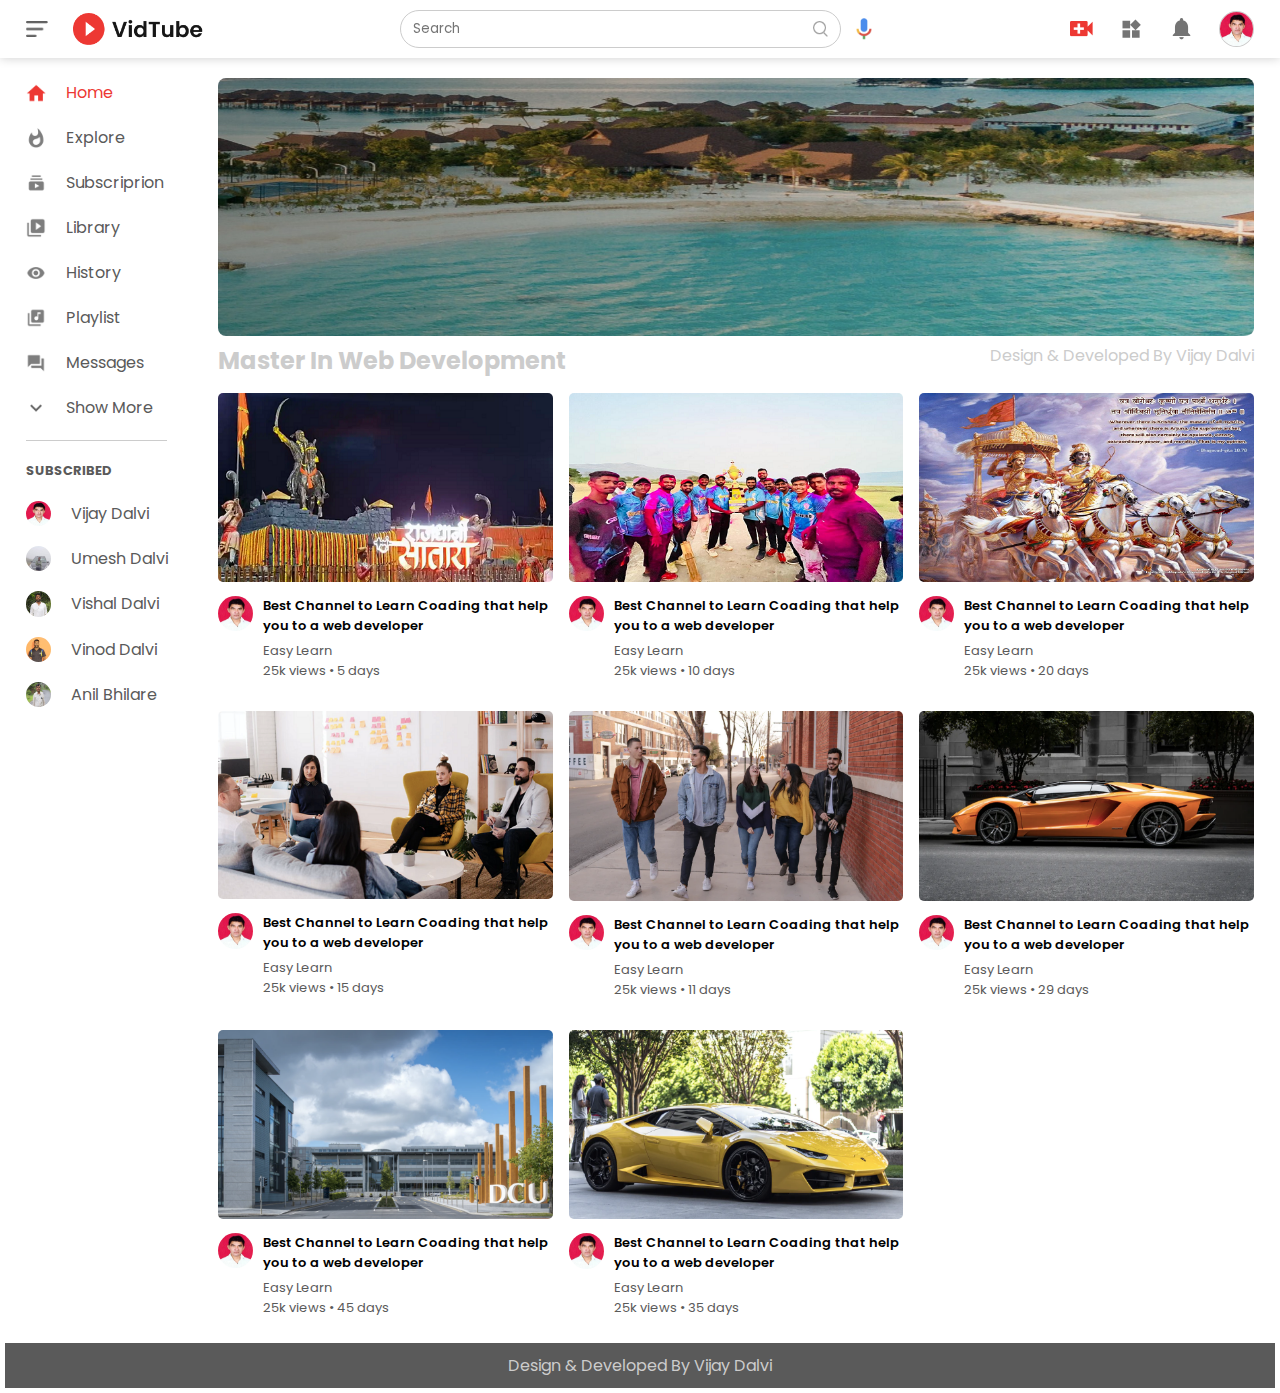
<file: index.html>
<!DOCTYPE html>
<html lang="en">

<head>
    <meta charset="UTF-8">
    <meta name="viewport" content="width=device-width, initial-scale=1.0">
    <title>YouTube_Demo</title>
    <link rel="stylesheet" href="style.css">
</head>

<body>
    <nav class="flex-div">


        <div class="nav-left flex-div">

            <img src="images/menu.png" alt="menu" class="menu-icon">
            <img src="images/logo.png" alt="logo" class="logo">
        </div>
        <div class="nav-middle  flex-div">


            <div class="search-box flex-div">


                <input type="text" placeholder="Search">
                <img src="images/search.png" alt="search">

            </div>
            <img src="images/voice-search.png" alt="voice" class="mic-icon">





        </div>
        <div class="nav-right flex-div">

            <img src="images/upload.png" alt="upload">

            <img src="images/more.png" alt="more">

            <img src="images/notification.png" alt="notification">

            <img src="images/user-1.png" alt="user-1" class="user-icon">
        </div>




    </nav>
    <!-- ---end---nav--- -->
    <!-- -------------------side-bar------------- -->

    <div class="sidebar">

        <div class="shortcut-links">
            <a href="#">
                <img src="images/home.png" alt="home">
                <p>Home</p>
            </a>

            <a href="#">
                <img src="images/explore.png" alt="explore">
                <p>Explore</p>
            </a>


            <a href="#">
                <img src="images/subscriprion.png" alt="subscriprion">
                <p>Subscriprion</p>
            </a>

            <a href="#">
                <img src="images/library.png" alt="library">
                <p>Library</p>
            </a>

            <a href="#">
                <img src="images/history.png" alt="history">
                <p>History</p>
            </a>

            <a href="#">
                <img src="images/playlist.png" alt="playlist">
                <p>Playlist</p>
            </a>

            <a href="#">
                <img src="images/messages.png" alt="messages">
                <p>Messages</p>
            </a>


            <a href="#">
                <img src="images/show-more.png" alt="show-more">
                <p>Show More</p>
            </a>
            <hr>
        </div>
        <div class="subscribed-list">

            <h3>SUBSCRIBED</h3>

            <a href="#">
                <img src="images/user-1.png" alt="user-1">
                <p>Vijay Dalvi</p>
            </a>

            <a href="#">
                <img src="images/member-2.png" alt="user-1">
                <p>Umesh Dalvi</p>
            </a>
            <a href="#">
                <img src="images/profile.png" alt="user-1">
                <p>Vishal Dalvi</p>
            </a>
            <a href="#">
                <img src="images/member-7.png" alt="user-1">
                <p>Vinod Dalvi</p>
            </a>
            <a href="#">
                <img src="images/member-5.png" alt="user-1">
                <p>Anil Bhilare</p>
            </a>
        </div>

    </div>


    <!-- ---------------Main--------------------- -->


    <div class="container">
        <div class="banner">

            <a href="play-video.html"> <img src="images/banner.jpg" alt="banner"></a>

            <div class="head">
                <h2>Master In Web Development</h2>
                <p>Design & Developed By Vijay Dalvi</p>

            </div>




        </div>
        <div class="list-container">
            <div class="vid-list">
                <a href="play-video.html"><img src="images/feed-image-1.png" alt="thumbnail1" class="thumbnail"></a>

                <div class="flex-div">
                    <img src="images/user-1.png" alt="user">

                    <div class="vid-info">

                        <a href="#">Best Channel to Learn Coading that help you to a web developer</a>
                        <p>Easy Learn</p>
                        <p>25k views &bull; 5 days</p>

                    </div>

                </div>
            </div>

            <div class="vid-list">
                <a href="play-video.html"><img src="images/feed-image-2.png" alt="thumbnail1" class="thumbnail"></a>

                <div class="flex-div">
                    <img src="images/user-1.png" alt="user">

                    <div class="vid-info">

                        <a href="#">Best Channel to Learn Coading that help you to a web developer</a>
                        <p>Easy Learn</p>
                        <p>25k views &bull; 10 days</p>

                    </div>

                </div>
            </div>

            <div class="vid-list">
                <a href="play-video.html"><img src="images/feed-image-3.png" alt="thumbnail1" class="thumbnail"></a>

                <div class="flex-div">
                    <img src="images/user-1.png" alt="user">

                    <div class="vid-info">

                        <a href="#">Best Channel to Learn Coading that help you to a web developer</a>
                        <p>Easy Learn</p>
                        <p>25k views &bull; 20 days</p>

                    </div>

                </div>
            </div>


            <div class="vid-list">
                <a href="play-video.html"><img src="images/feed-image-5.png" alt="thumbnail1" class="thumbnail"></a>

                <div class="flex-div">
                    <img src="images/user-1.png" alt="user">

                    <div class="vid-info">

                        <a href="#">Best Channel to Learn Coading that help you to a web developer</a>
                        <p>Easy Learn</p>
                        <p>25k views &bull; 15 days</p>
                    </div>

                </div>
            </div>


            <div class="vid-list">
                <a href="play-video.html"><img src="images/thumbnail5.png" alt="thumbnail1" class="thumbnail"></a>

                <div class="flex-div">
                    <img src="images/user-1.png" alt="user">

                    <div class="vid-info">

                        <a href="#">Best Channel to Learn Coading that help you to a web developer</a>
                        <p>Easy Learn</p>
                        <p>25k views &bull; 11 days</p>

                    </div>

                </div>
            </div>

            <div class="vid-list">
                <a href="play-video.html"><img src="images/thumbnail6.png" alt="thumbnail1" class="thumbnail"></a>

                <div class="flex-div">
                    <img src="images/user-1.png" alt="user">

                    <div class="vid-info">

                        <a href="#">Best Channel to Learn Coading that help you to a web developer</a>
                        <p>Easy Learn</p>
                        <p>25k views &bull; 29 days</p>

                    </div>

                </div>
            </div>



            <div class="vid-list">
                <a href="play-video.html"><img src="images/thumbnail7.png" alt="thumbnail1" class="thumbnail"></a>

                <div class="flex-div">
                    <img src="images/user-1.png" alt="user">

                    <div class="vid-info">

                        <a href="#">Best Channel to Learn Coading that help you to a web developer</a>
                        <p>Easy Learn</p>
                        <p>25k views &bull; 45 days</p>
                    </div>

                </div>
            </div>


            <div class="vid-list">
                <a href="play-video.html"><img src="images/thumbnail8.png" alt="thumbnail1" class="thumbnail"></a>

                <div class="flex-div">
                    <img src="images/user-1.png" alt="user">

                    <div class="vid-info">

                        <a href="#">Best Channel to Learn Coading that help you to a web developer</a>
                        <p>Easy Learn</p>
                        <p>25k views &bull; 35 days</p>
                    </div>

                </div>
            </div>

        </div>
    </div>




    <div class="footer">
        <p>Design & Developed By Vijay Dalvi</p>
    </div>




    <script src="script.js"></script>
</body>

</html>
</file>
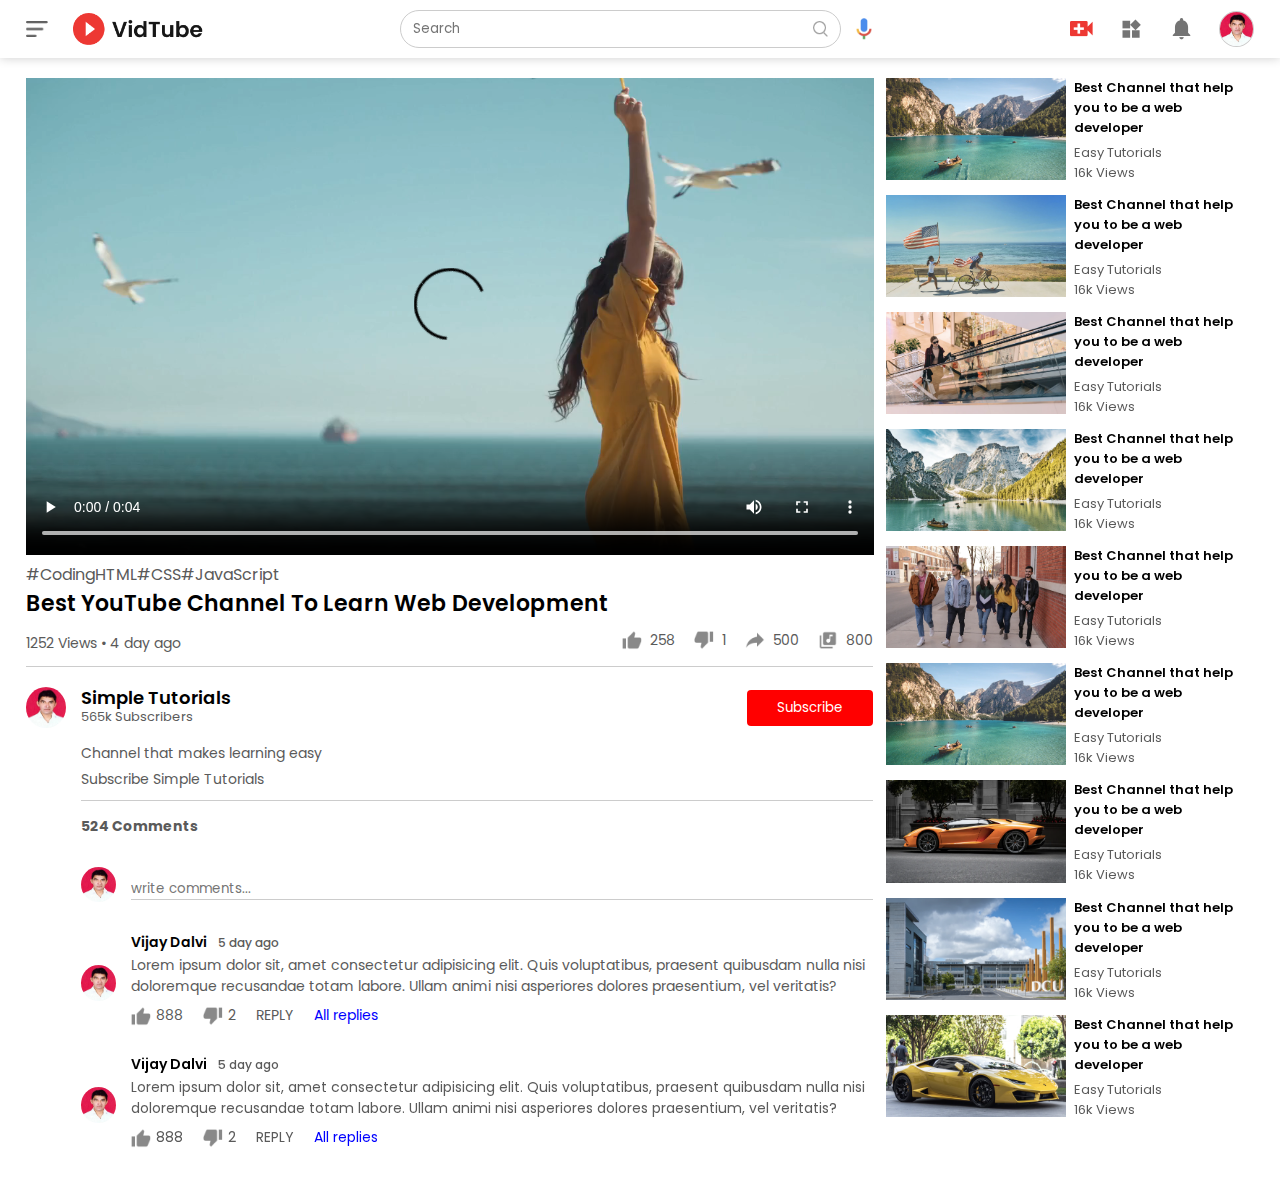
<file: play-video.html>
<!DOCTYPE html>
<html lang="en">

<head>
    <meta charset="UTF-8">
    <meta name="viewport" content="width=device-width, initial-scale=1.0">
    <title>Play Video Demo YouTube</title>
    <link rel="stylesheet" href="style.css">
</head>

<body>
    <nav class="flex-div">


        <div class="nav-left flex-div">

            <img src="images/menu.png" alt="menu" class="menu-icon">
            <img src="images/logo.png" alt="logo" class="logo">
        </div>
        <div class="nav-middle  flex-div">


            <div class="search-box flex-div">


                <input type="text" placeholder="Search">
                <img src="images/search.png" alt="search">

            </div>
            <img src="images/voice-search.png" alt="voice" class="mic-icon">





        </div>
        <div class="nav-right flex-div">

            <img src="images/upload.png" alt="upload">

            <img src="images/more.png" alt="more">

            <img src="images/notification.png" alt="notification">

            <img src="images/user-1.png" alt="user-1" class="user-icon">
        </div>




    </nav>

    <div class="container play-container">
        <div class="row">
            <div class="play-video">
                <video controls autoplay>

                    <source src="images/video.mp4" type="video/mp4">
                </video>

                <div class="tags">
                    <a href="#">#Coding</a><a href="#">HTML</a><a href="#">#CSS</a><a href="#">#JavaScript</a>
                </div>
                <h3>Best YouTube Channel To Learn Web Development</h3>
                <div class="play-video-info">
                    <p>1252 Views &bull; 4 day ago</p>
                    <div>
                        <a href="#"><img src="images/like.png" alt="like">258</a>

                        <a href="#"><img src="images/dislike.png" alt="like">1</a>

                        <a href="#"><img src="images/share.png" alt="like">500</a>

                        <a href="#"><img src="images/save.png" alt="like">800</a>
                    </div>
                </div>
                <hr>
                <div class="plublisher">


                    <img src="images/user-1.png" alt="user1">

                    <div>
                        <p>Simple Tutorials</p>
                        <span>565k Subscribers</span>
                    </div>
                    <button type="button">Subscribe</button>
                </div>
                <div class="vid-drcription">

                    <p>Channel that makes learning easy</p>
                    <p>Subscribe Simple Tutorials </p>

                    <hr>
                    <h4>524 Comments</h4>
                    <div class="add-comment">

                        <img src="images/user-1.png" alt="user-1">
                        <input type="text" placeholder="write comments...">

                    </div>
                    <div class="old-comment">
                        <img src="images/user-1.png" alt="user-1">
                        <div>
                            <h3>Vijay Dalvi <span>5 day ago</span></h3>
                            <p>Lorem ipsum dolor sit, amet consectetur adipisicing elit. Quis voluptatibus, praesent quibusdam nulla nisi doloremque recusandae totam labore. Ullam animi nisi asperiores dolores praesentium, vel veritatis?
                            </p>
                            <div class="acomment-action">

                                <img src="images/like.png" alt="like">
                                <span>888</span>
                                <img src="images/dislike.png" alt="dislike">
                                <span>2</span><span>REPLY</span>
                                <a href="#">All replies</a>

                            </div>

                        </div>

                    </div>


                    <div class="old-comment">
                        <img src="images/user-1.png" alt="user-1">
                        <div>
                            <h3>Vijay Dalvi <span>5 day ago</span></h3>
                            <p>Lorem ipsum dolor sit, amet consectetur adipisicing elit. Quis voluptatibus, praesent quibusdam nulla nisi doloremque recusandae totam labore. Ullam animi nisi asperiores dolores praesentium, vel veritatis?
                            </p>
                            <div class="acomment-action">

                                <img src="images/like.png" alt="like">
                                <span>888</span>
                                <img src="images/dislike.png" alt="dislike">
                                <span>2</span><span>REPLY</span>
                                <a href="#">All replies</a>

                            </div>

                        </div>

                    </div>






                </div>




            </div>
            <div class="right-sidebar">


                <div class="side-video-list">
                    <a href="#" class="small-thumbnail"><img src="images/thumbnail1.png" alt="thumble"></a>


                    <div class="vid-info">
                        <a href="#">Best Channel that help you to be a web developer </a>
                        <p>Easy Tutorials</p>
                        <p>16k Views</p>

                    </div>
                </div>



                <div class="side-video-list">
                    <a href="#" class="small-thumbnail"><img src="images/thumbnail2.png" alt="thumble"></a>


                    <div class="vid-info">
                        <a href="#">Best Channel that help you to be a web developer </a>
                        <p>Easy Tutorials</p>
                        <p>16k Views</p>

                    </div>
                </div>




                <div class="side-video-list">
                    <a href="#" class="small-thumbnail"><img src="images/thumbnail3.png" alt="thumble"></a>


                    <div class="vid-info">
                        <a href="#">Best Channel that help you to be a web developer </a>
                        <p>Easy Tutorials</p>
                        <p>16k Views</p>

                    </div>
                </div>





                <div class="side-video-list">
                    <a href="#" class="small-thumbnail"><img src="images/thumbnail4.png" alt="thumble"></a>


                    <div class="vid-info">
                        <a href="#">Best Channel that help you to be a web developer </a>
                        <p>Easy Tutorials</p>
                        <p>16k Views</p>

                    </div>
                </div>



                <div class="side-video-list">
                    <a href="#" class="small-thumbnail"><img src="images/thumbnail5.png" alt="thumble"></a>


                    <div class="vid-info">
                        <a href="#">Best Channel that help you to be a web developer </a>
                        <p>Easy Tutorials</p>
                        <p>16k Views</p>

                    </div>
                </div>




                <div class="side-video-list">
                    <a href="#" class="small-thumbnail"><img src="images/thumbnail1.png" alt="thumble"></a>


                    <div class="vid-info">
                        <a href="#">Best Channel that help you to be a web developer </a>
                        <p>Easy Tutorials</p>
                        <p>16k Views</p>

                    </div>
                </div>



                <div class="side-video-list">
                    <a href="#" class="small-thumbnail"><img src="images/thumbnail6.png" alt="thumble"></a>


                    <div class="vid-info">
                        <a href="#">Best Channel that help you to be a web developer </a>
                        <p>Easy Tutorials</p>
                        <p>16k Views</p>

                    </div>
                </div>



                <div class="side-video-list">
                    <a href="#" class="small-thumbnail"><img src="images/thumbnail7.png" alt="thumble"></a>


                    <div class="vid-info">
                        <a href="#">Best Channel that help you to be a web developer </a>
                        <p>Easy Tutorials</p>
                        <p>16k Views</p>

                    </div>
                </div>



                <div class="side-video-list">
                    <a href="#" class="small-thumbnail"><img src="images/thumbnail8.png" alt="thumble"></a>


                    <div class="vid-info">
                        <a href="#">Best Channel that help you to be a web developer </a>
                        <p>Easy Tutorials</p>
                        <p>16k Views</p>

                    </div>
                </div>



















            </div>


        </div>


    </div>








</body>

</html>
</file>
<file: style.css>
@import url('https://fonts.googleapis.com/css2?family=Poppins:ital,wght@0,100;0,200;0,400;0,500;0,600;0,700;1,100;1,200;1,300;1,400;1,500;1,600;1,700&display=swap');
    * {
        margin: 0;
        padding: 0;
        box-sizing: border-box;
        font-family: 'poppins', sans-serif;
    }
    
    a {
        text-decoration: none;
        color: #5a5a5a;
    }
    
    img {
        cursor: pointer;
    }
    
    .flex-div {
        display: flex;
        align-items: center;
    }
    
    nav {
        padding: 10px 2%;
        justify-content: space-between;
        box-shadow: 0 0 10px rgba(0, 0, 0, 0.2);
        background: #fff;
        position: sticky;
        top: 0;
        z-index: 10;
    }
    
    .nav-right img {
        width: 25px;
        margin-right: 25px;
    }
    
    .nav-right .user-icon {
        width: 35px;
        border-radius: 50%;
        margin-right: 0;
        border: 1px solid #ccc;
    }
    
    .nav-left .menu-icon {
        width: 22px;
        margin-right: 25px;
    }
    
    .nav-left .logo {
        width: 130px;
    }
    
    .nav-middle .mic-icon {
        width: 16px;
    }
    
    .nav-middle .search-box {
        border: 1px solid #ccc;
        margin-right: 15px;
        padding: 8px 12px;
        border-radius: 25px;
    }
    
    .nav-middle .search-box input {
        width: 400px;
        outline: none;
        border: 0;
        background: transparent;
    }
    
    .nav-middle .search-box img {
        width: 15px;
    }
    /* ---------------------end--nav------------- */
    /* --sidebar-- */
    
    .sidebar {
        background: #fff;
        width: 15%;
        height: 100vh;
        position: fixed;
        top: 0;
        padding-left: 2%;
        padding-top: 80px;
    }
    
    .shortcut-links a img {
        width: 20px;
        margin-right: 20px;
    }
    
    .shortcut-links a {
        display: flex;
        align-items: center;
        margin-bottom: 20px;
        width: fit-content;
        flex-wrap: wrap;
    }
    
    .shortcut-links a:first-child {
        color: #ed3833;
    }
    
    .sidebar hr {
        border: 0;
        height: 1px;
        background: #ccc;
        width: 85%;
    }
    
    .subscribed-list h3 {
        font-size: 13px;
        margin: 20px 0;
        color: #5a5a5a;
    }
    
    .subscribed-list a {
        display: flex;
        align-items: center;
        margin-bottom: 20px;
        width: fit-content;
        flex-wrap: wrap;
    }
    
    .subscribed-list a img {
        width: 25px;
        border-radius: 50%;
        margin-right: 20px;
    }
    
    .small-sidebar {
        width: 5%;
    }
    
    .small-sidebar a p {
        display: none;
    }
    
    .small-sidebar h3 {
        display: none;
    }
    
    .small-sidebar hr {
        width: 50%;
        margin-bottom: 25px;
    }
    /* ----------------main-------------- */
    
    .container {
        background: #fff;
        padding-left: 17%;
        padding-right: 2%;
        padding-top: 20px;
        padding-bottom: 20px;
    }
    
    .large-container {
        padding-left: 7%;
    }
    
    .banner {
        width: 100%;
        box-sizing: border-box;
    }
    
    .banner img {
        width: 100%;
        height: 20%;
        border-radius: 8px;
    }
    
    #btn {
        position: relative;
        bottom: 150px;
        margin-left: 100px;
        background: transparent;
        padding: 10px;
        color: #fff;
        border-radius: 8px;
        border-color: #ccc;
        border: 2px solid #fff;
        cursor: pointer;
        font-size: 16px;
        font-weight: 600;
        font-family: "popines";
    }
    
    .banner #btn:hover {
        color: rgba(237, 56, 51);
        transition: 2s ease-in-out;
        text-shadow: 5px 2px 2px #ccc;
    }
    
    .banner #heading {
        color: #ccc;
        position: relative;
        top: -150px;
        right: -260px;
        font-size: 25px;
        text-overflow: auto;
    }
    
    .banner #design {
        position: relative;
        top: -120px;
        margin-left: 400px;
    }
    
    .list-container {
        display: grid;
        grid-template-columns: repeat(auto-fit, minmax(250px, 1fr));
        grid-column-gap: 16px;
        grid-row-gap: 30px;
        margin-top: 15px;
    }
    
    .vid-list .thumbnail {
        width: 100%;
        border-radius: 5px;
    }
    
    .vid-list .flex-div {
        align-items: flex-start;
        margin-top: 7px;
    }
    
    .vid-list .flex-div img {
        width: 35px;
        margin-right: 10px;
        border-radius: 50%;
    }
    
    .vid-info {
        color: #5a5a5a;
        font-size: 13px;
    }
    
    .vid-info a {
        color: #000;
        font-weight: 600;
        display: block;
        margin-bottom: 5px;
    }
    
    .footer {
        display: flex;
        justify-content: center;
        padding: 10px;
        margin: 5px;
        background: #5a5a5a;
        color: #ccc;
    }
    
    .head {
        display: flex;
        justify-content: space-between;
        color: #ccc;
    }
    /* #heading {
    position: relative;
    bottom: 170px;
    margin-left: 50px;
    color: #fff;
    cursor: pointer;
    text-shadow: 5px 2px 2px rgba(237, 56, 51);
    font-size: 40px;
}

#heading:hover {
    color: #5a5a5a;
    transition: 2s ease-in-out;
}

#design {
    position: relative;
    bottom: 200px;
    color: #ccc;
    margin-left: 350px;
} */
    /* -------------media query-------------- */
    
    @media (max-width:900px) {
        .menu-icon {
            display: none;
        }
        .sidebar {
            display: none;
        }
        .container,
        .large-container {
            padding-left: 5%;
            padding-right: 5%;
        }
        .nav-right img {
            display: none;
        }
        .nav-right .user-icon {
            display: block;
            width: 30px;
        }
        .nav-middle .search-box input {
            width: 100px;
        }
        .nav-middle .mic-icon {
            display: none;
        }
        .logo {
            width: 90px;
        }
        .head {
            display: flex;
            justify-content: space-between;
            color: #ccc;
            font-size: 10px;
        }
        /* #btn {
        position: relative;
        font-size: 8px;
        padding: 5px;
        bottom: 160px;
        margin-left: 50px;
        border-radius: 8px;
        font-size: 10px;
        border-color: #fff;
        font-weight: 600;
    }
    #heading {
        font-size: 15px;
        margin-top: 90px;
    } */
    }
    /* ----play--vide -page */
    
    .play-container {
        padding-left: 2%;
    }
    
    .row {
        display: flex;
        justify-content: space-between;
        flex-wrap: wrap;
    }
    
    .play-video {
        flex-basis: 69%;
    }
    
    .right-sidebar {
        flex-basis: 30%;
    }
    
    .play-video video {
        width: 100%;
    }
    
    .side-video-list {
        display: flex;
        justify-content: space-between;
        margin-bottom: 8px;
    }
    
    .side-video-list img {
        width: 100%;
    }
    
    .side-video-list .small-thumbnail {
        flex-basis: 49%;
    }
    
    .side-video-list .vid-info {
        flex-basis: 49%;
    }
    
    .play-video .tag a {
        color: #0000ff;
        font-size: 13px;
    }
    
    .play-video h3 {
        font-weight: 600;
        font-size: 22px;
    }
    
    .play-video .play-video-info {
        display: flex;
        align-items: center;
        justify-content: space-between;
        flex-wrap: wrap;
        margin-top: 10px;
        font-size: 14px;
        color: #5a5a5a;
    }
    
    .play-video .play-video-info a img {
        width: 20px;
        margin-right: 8px;
        color: #ed3833;
    }
    
    .play-video .play-video-info a {
        display: inline-flex;
        align-items: center;
        margin-left: 15px;
    }
    
    .play-video hr {
        border: 0;
        height: 1px;
        background: #ccc;
        margin: 10px 0;
    }
    
    .plublisher {
        display: flex;
        align-items: center;
        margin-top: 20px;
    }
    
    .plublisher div {
        flex: 1;
        line-height: 18px;
    }
    
    .plublisher img {
        width: 40px;
        border-radius: 50%;
        margin-right: 15px;
    }
    
    .plublisher div p {
        color: #000;
        font-weight: 600;
        font-size: 18px;
    }
    
    .plublisher div span {
        font-size: 13px;
        color: #5a5a5a;
    }
    
    .plublisher button {
        background: red;
        color: #fff;
        padding: 8px 30px;
        border: 0;
        outline: 0;
        border-radius: 4px;
    }
    
    .vid-drcription {
        padding-left: 55px;
        margin: 15px 0;
    }
    
    .vid-drcription p {
        font-size: 14px;
        margin-bottom: 5px;
        color: #5a5a5a;
    }
    
    .vid-drcription h4 {
        font-size: 14px;
        color: #5a5a5a;
        margin-top: 15px;
    }
    
    .add-comment {
        display: flex;
        align-items: center;
        margin: 30px 0;
    }
    
    .add-comment img {
        width: 35px;
        border-radius: 50%;
        margin-right: 15px;
    }
    
    .add-comment input {
        border: 0;
        outline: 0;
        border-bottom: 1px solid #ccc;
        width: 100%;
        padding-top: 10px;
        background: transparent;
    }
    
    .old-comment {
        display: flex;
        align-items: center;
        margin: 20px 0;
    }
    
    .old-comment img {
        width: 35px;
        border-radius: 50%;
        margin-right: 15px;
    }
    
    .old-comment h3 {
        font-size: 14px;
        margin-bottom: 2px;
    }
    
    .old-comment h3 span {
        font-size: 12px;
        color: #5a5a5a;
        font-weight: 500;
        margin-left: 8px;
    }
    
    .old-comment .acomment-action {
        display: flex;
        align-items: center;
        margin: 8px 0;
        font-size: 8px;
        font-size: 14px;
    }
    
    .old-comment .acomment-action img {
        border-radius: 0;
        width: 20px;
        margin-right: 5px;
    }
    
    .old-comment .acomment-action span {
        margin-right: 20px;
        color: #5a5a5a;
    }
    
    .old-comment .acomment-action a {
        color: #0000ff;
    }
    
    @media (max-width:900px) {
        .play-video {
            flex-basis: 100%;
        }
        .right-sidebar {
            flex-basis: 100%;
        }
        .play-container {
            padding-left: 5%;
        }
        .vid-drcription {
            padding-left: 0;
        }
        .play-video .play-video-info a {
            margin-left: 0;
            margin-right: 15px;
            margin-top: 15px;
        }
        .footer p {
            font-size: 12px;
        }
    }
</file>
